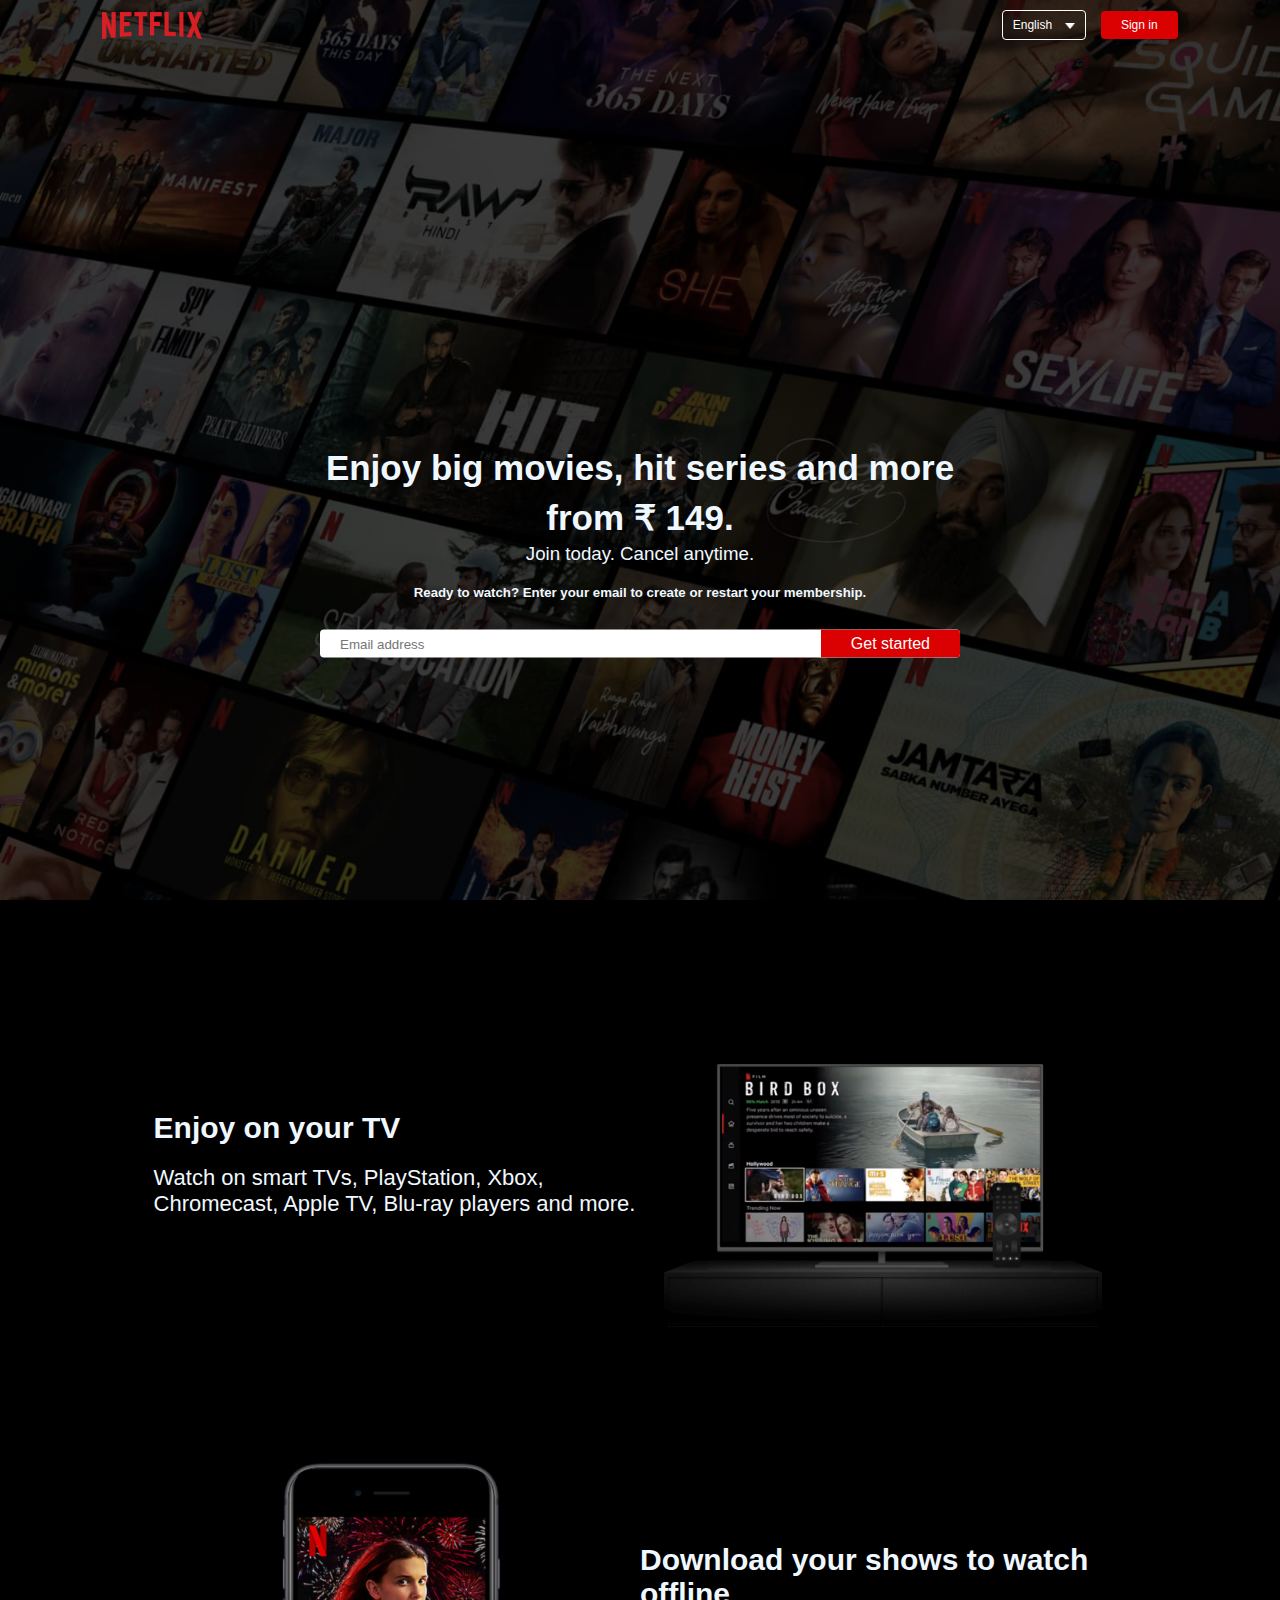
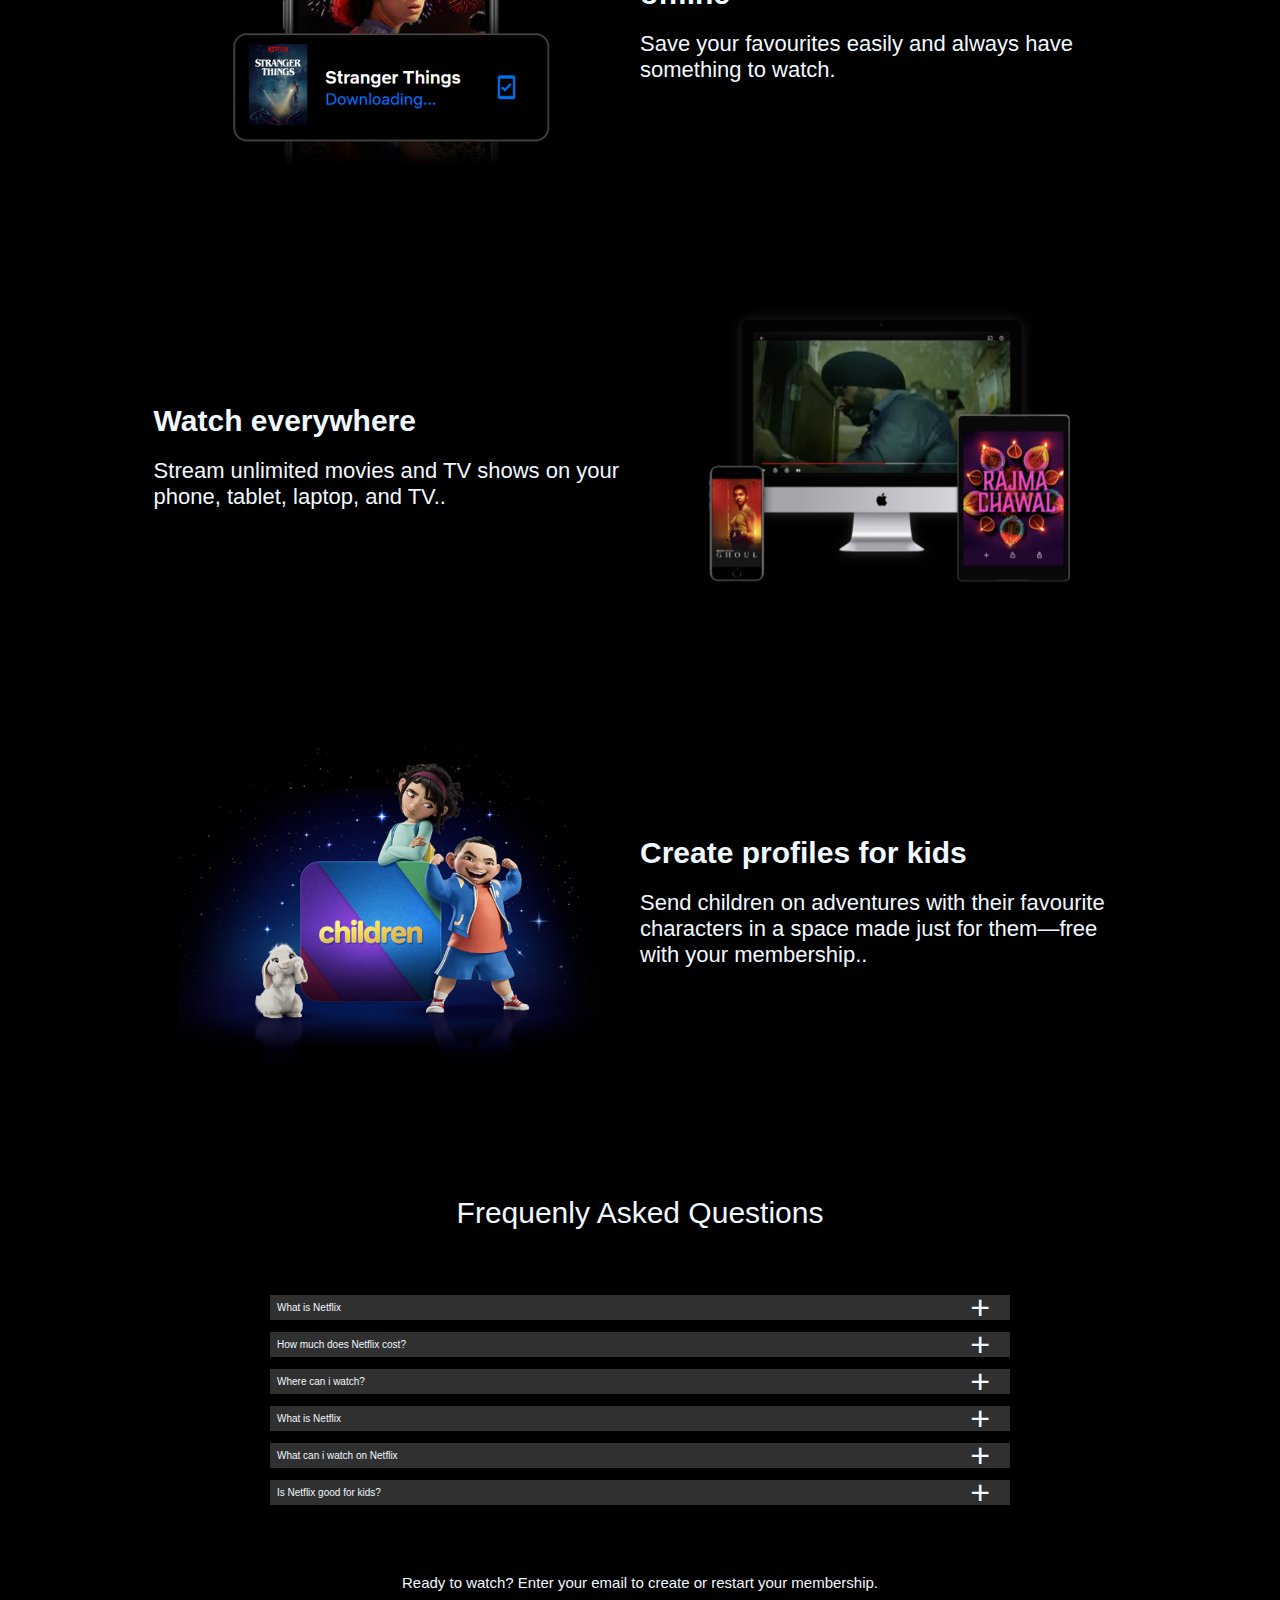
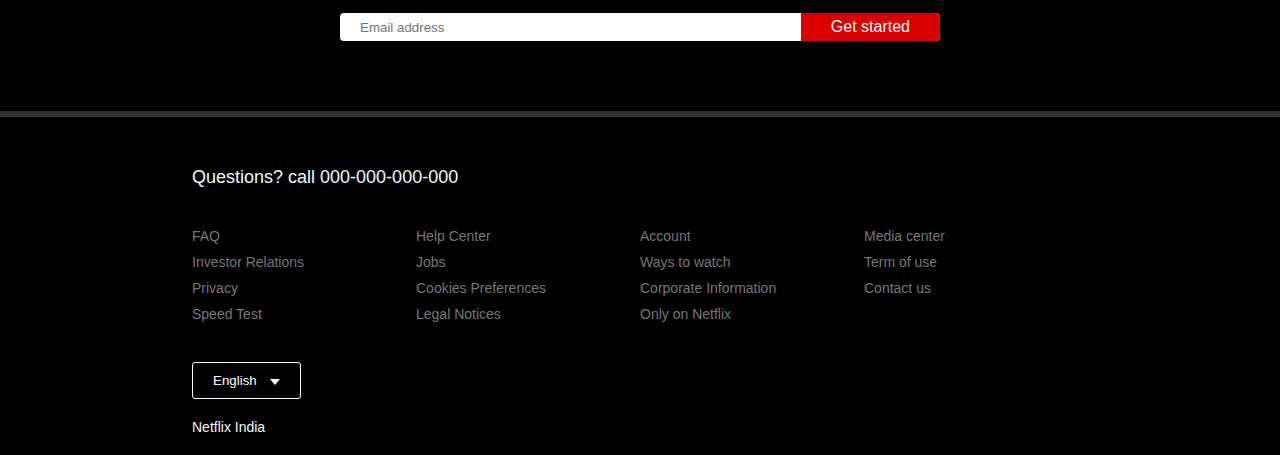
<file: index.html>
<!DOCTYPE html>
<html lang="en">

<head>
    <meta charset="UTF-8">
    <meta name="viewport" content="width=device-width, initial-scale=1.0">
    <title>Netflix Website Clone - Easy Tutorials</title>
    <link rel="stylesheet" href="./index.css">
    <style>
        .error-message {
            color: red;
        }
    </style>
</head>


<body>

    <div class="header">
        <nav>
            <img src="./logo.png" class="logo">
            <div>
                <button class="language-btn">English <img src="./down-icon.png" alt=""></button>
                <button>Sign in</button>
            </div>
        </nav>
        <div class="header-content">
            <h1>Enjoy big movies, hit series and more from ₹ 149.
                <h3>Join today. Cancel anytime.</h3>
                <h5> Ready to watch? Enter your email to create or restart your membership.</h5>

                <form class="email-signup" onsubmit="return validateEmail(event)">
                    <input type="email" id="email" placeholder="Email address" required>
                    <div id="error-message" class="error-message"></div>
                    <button type="submit">Get started</button>
                </form>


        </div>
    </div>
    <div class="features">
        <div class="row">
            <div class="text-col">
                <h2>Enjoy on your TV </h2>
                <p> Watch on smart TVs, PlayStation, Xbox, Chromecast, Apple TV, Blu-ray players and more.</p>
            </div>
            <div class="img-col">
                <img src="./feature-1.png" alt="">
            </div>
        </div>
        <div class="row">
            <div class="img-col">
                <img src="./feature-2.png" alt="">
            </div>
            <div class="text-col">
                <h2>Download your shows to watch offline </h2>
                <p> Save your favourites easily and always have something to watch.</p>
            </div>

        </div>
        <div class="row">
            <div class="text-col">
                <h2>Watch everywhere </h2>
                <p> Stream unlimited movies and TV shows on your phone, tablet, laptop, and TV..</p>
            </div>
            <div class="img-col">
                <img src="./feature-3.png" alt="">
            </div>
        </div>
        <div class="row">
            <div class="img-col">
                <img src="./feature-4.png" alt="">
            </div>
            <div class="text-col">
                <h2>Create profiles for kids </h2>
                <p> Send children on adventures with their favourite characters in a space made just for them—free with
                    your membership..</p>
            </div>

        </div>
    </div>
    <div class="faq">
        <h2>Frequenly Asked Questions</h2>
        <ul class="accordian">
            <li>
                <input type="radio" name="accordian" id="first">
                <label for="first">What is Netflix</label>
                <div class="content">
                    <p>Lorem ipsum, dolor sit amet consectetur adipisicing elit. Ex autem ratione rerum quod inventore
                        sit odio, dolores quasi ad soluta atque aliquid ut error voluptatem harum quae molestias
                        temporibus. Culpa?</p>
                </div>
            </li>
            <li>
                <input type="radio" name="accordian" id="second">
                <label for="second">How much does Netflix cost?</label>
                <div class="content">
                    <p>Lorem ipsum, dolor sit amet consectetur adipisicing elit. Ex autem ratione rerum quod inventore
                        sit odio, dolores quasi ad soluta atque aliquid ut error voluptatem harum quae molestias
                        temporibus. Culpa?</p>
                </div>
            </li>
            <li>
                <input type="radio" name="accordian" id="third">
                <label for="third">Where can i watch?</label>
                <div class="content">
                    <p>Lorem ipsum, dolor sit amet consectetur adipisicing elit. Ex autem ratione rerum quod inventore
                        sit odio, dolores quasi ad soluta atque aliquid ut error voluptatem harum quae molestias
                        temporibus. Culpa?</p>
                </div>
            </li>
            <li>
                <input type="radio" name="accordian" id="fourth">
                <label for="fourth">What is Netflix</label>
                <div class="content">
                    <p>Lorem ipsum, dolor sit amet consectetur adipisicing elit. Ex autem ratione rerum quod inventore
                        sit odio, dolores quasi ad soluta atque aliquid ut error voluptatem harum quae molestias
                        temporibus. Culpa?</p>
                </div>
            </li>
            <li>
                <input type="radio" name="accordian" id="fifth">
                <label for="fifth">What can i watch on Netflix</label>
                <div class="content">
                    <p>Lorem ipsum, dolor sit amet consectetur adipisicing elit. Ex autem ratione rerum quod inventore
                        sit odio, dolores quasi ad soluta atque aliquid ut error voluptatem harum quae molestias
                        temporibus. Culpa?</p>
                </div>
            </li>
            <li>
                <input type="radio" name="accordian" id="sixth">
                <label for="sixth">Is Netflix good for kids?</label>
                <div class="content">
                    <p>Lorem ipsum, dolor sit amet consectetur adipisicing elit. Ex autem ratione rerum quod inventore
                        sit odio, dolores quasi ad soluta atque aliquid ut error voluptatem harum quae molestias
                        temporibus. Culpa?</p>
                </div>
            </li>
        </ul>
        <small>Ready to watch? Enter your email to create or restart your membership.</small>
        <form class="email-signup">
            <input type="email" placeholder="Email address" required>
            <button type="submit">Get started</button>
        </form>
    </div>

    <div class="footer">
        <h2>Questions? call 000-000-000-000</h2>
        <div class="row">
            <div class="col">
                <a href="">FAQ</a>
                <a href="">Investor Relations</a>
                <a href="">Privacy</a>
                <a href="">Speed Test</a>
            </div>
            <div class="col">
                <a href="">Help Center</a>
                <a href="">Jobs</a>
                <a href="">Cookies Preferences</a>
                <a href="">Legal Notices</a>
            </div>
            <div class="col">
                <a href="">Account</a>
                <a href="">Ways to watch</a>
                <a href="">Corporate Information</a>
                <a href="">Only on Netflix</a>
            </div>
            <div class="col">
                <a href="">Media center</a>
                <a href="">Term of use</a>
                <a href="">Contact us</a>
            </div>
        </div>
        <button class="language-btn">English <img src="./down-icon.png" alt=""></button>
        <p class="copyright-text">Netflix India</p>
    </div>




    <script>
        function validateEmail(event) {
            event.preventDefault();

            const emailInput = document.getElementById('email');
            const errorMessage = document.getElementById('error-message');

            const email = emailInput.value.trim();


            const emailPattern = /^[^\s@]+@[^\s@]+\.[^\s@]+$/;
            if (!emailPattern.test(email)) {
                errorMessage.textContent = 'Please enter a valid email address';
                return false;
            }


            errorMessage.textContent = '';



            return true;
        }
    </script>








</body>

</html>
</file>
<file: index.css>
* {
    margin: 0;
    padding: 0;
    font-family: sans-serif;
    box-sizing: border-box;
}

body {
    background-color: black;
    color: aliceblue;

}


.header {
    width: 100%;
    height: 100vh;
    background-image: linear-gradient(rgba(0, 0, 0, 0.7), rgba(0, 0, 0, 0.7)), url(./header-image.png);
    background-size: cover;
    background-position: center;
    padding: 10px 8%;
}

.logo {
    width: 100px;
    cursor: pointer;
}

nav {
    display: flex;
    align-items: center;
    justify-content: space-between;
}

nav button {
    border: 0;
    outline: 0;
    background: #db0001;
    color: #fff;
    padding: 7px 20px;
    font-size: 12px;
    border-radius: 4px;
    margin-left: 10px;
    cursor: pointer;

}

.language-btn {
    display: inline;
    align-items: center;
    background: transparent;
    border: 1px solid white;
    padding: 7px 10px;
}

.language-btn img {
    width: 10px;
    margin-left: 10px;
}

.header-content {
    position: absolute;
    top: 50%;
    left: 50%;
    transform: translate(-50%, -50%);
    text-align: center;
    margin-top: 100px;
}

.header-content h1 {
    font-size: 35px;
    line-height: 50px;
    font-weight: 600;
    max-width: 650px;
}

.header-content h3 {
    font-weight: 400;
    margin-bottom: 20px;
}

.email-signup {
    background: #fff;
    border-radius: 4px;
    display: flex;
    align-items: center;
    margin-top: 30px;
    overflow: hidden;
}

.email-signup input {
    flex: 1;
    border: 0;
    outline: 0;
    margin-left: 20px;
}

.email-signup button {
    background: #db0001;
    border: 0;
    outline: 0;
    color: #fff;
    font-size: 16px;
    cursor: pointer;
    padding: 5px 30px;
}
.features{
    padding: 50px 12%;
    font-size: 22px;
}
.row{
    display: flex;
    width: 100%;
    align-items: center;
    flex-wrap: wrap;
    padding: 50px 0;
}
.text-col{
    flex-basis: 50%;
    margin-bottom: 20px;
}
.img-col{
    flex-basis: 50%;
    margin-bottom: 20px;
}
.img-col img{
display: block;
width: 90%;
margin: auto;
}
.features h2{
    font-size: 30px;
    font-weight: 600;
    margin-bottom: 20px;
}
.faq{
    padding: 10px 12px;
    text-align: center;
    font-size: 18px;
}
.faq h2{
    font-weight: 500;
    font-size: 30px;
}
.accordian{
    margin: 60px auto;
    width: 100%;
    max-width: 750px;
}
.accordian li{
    list-style: none;
    width: 100%;
    padding: 5px;
}
.accordian li label{
    display: flex;
    align-items: center;
    padding: 7px;
    font-size: 10px;
    font-weight: 500;
    background: #303030;
    margin-bottom: 2px;
    cursor: pointer;
    position: relative;
}
label::after{
    content: '+';
    font-size: 34px;
    position: absolute;
    right: 20px;
    transition: transform 0.5s;
}
input[type="radio"]{
    display: none;
}
.accordian .content{
    background: #303030;
    text-align: left;
    padding: 0 20px;
    max-height: 0;
    overflow: hidden;
    transition: max-height 0.5s,padding 0.5s;
}
.accordian input[type="radio"]:checked + label +.content{
max-height: 600px;
padding: 30px 20px;
}
.accordian input[type="radio"]:checked + label::after{
    transform: rotate(135);
}
.faq .email-signup{
    max-width: 600px;
    margin: 20px auto 60px;
}
.footer{
    padding: 50px 15% 10px;
    border-top: 6px solid #333;
    columns: #777;
}
.footer h2{
    font-size: 18px;
    font-weight: 400;
    margin-bottom: 30px;
}
.footer .col{
    flex-basis: 25%;
    flex-grow: 1;
    margin-bottom: 20px;
}
.footer .col a{
    display: block;
    text-decoration: none;
    color: #777;
    font-size: 14px;
    margin-bottom: 10px;
}
.footer .row{
    align-items: flex-start;
    padding: 10px 0;
}
.footer .language-btn{
    color: #fff;
    padding: 10px 20px;
    border-radius: 3px;

}
.copyright-text{
    font-size: 14px;
    margin-top: 20px;
    margin-bottom: 10px;
}
@media only screen and (max-width:600px){
    .logo{
        width: 100px;
    }
    nav button{
        padding: 5px 10px;
    }
  
    nav.language-btn{
        padding: 4px 8px;
    }
   .header-content{
    position: unset;
    transform: none;
    padding-top: 150px;
   }
   .header-content h1{
    font-size: 30px;
   }
   .email-signup{
    font-size: 12px;
    padding: 10px 15px;
   }
   .text-col, .img-col{
    flex-basis: 100%;
   }
   .features h2{
    font-size: 30px;
   }
   features p{
    font-size: 15px;
   }
   .row:nth-child(2), .row:nth-child(4){
    flex-direction: column-reverse;
   }
   .features .row{
    padding: 10px 0;
   }
   .faq h2{
    font-size: 20px;
   }
   .accordian .content{
    font-size: 14px;
   }
   .accordian li label{
    padding: 10px;
    font-size: 14px;
   }
   label::after{
    font-size: 22px;
   }
}
</file>
